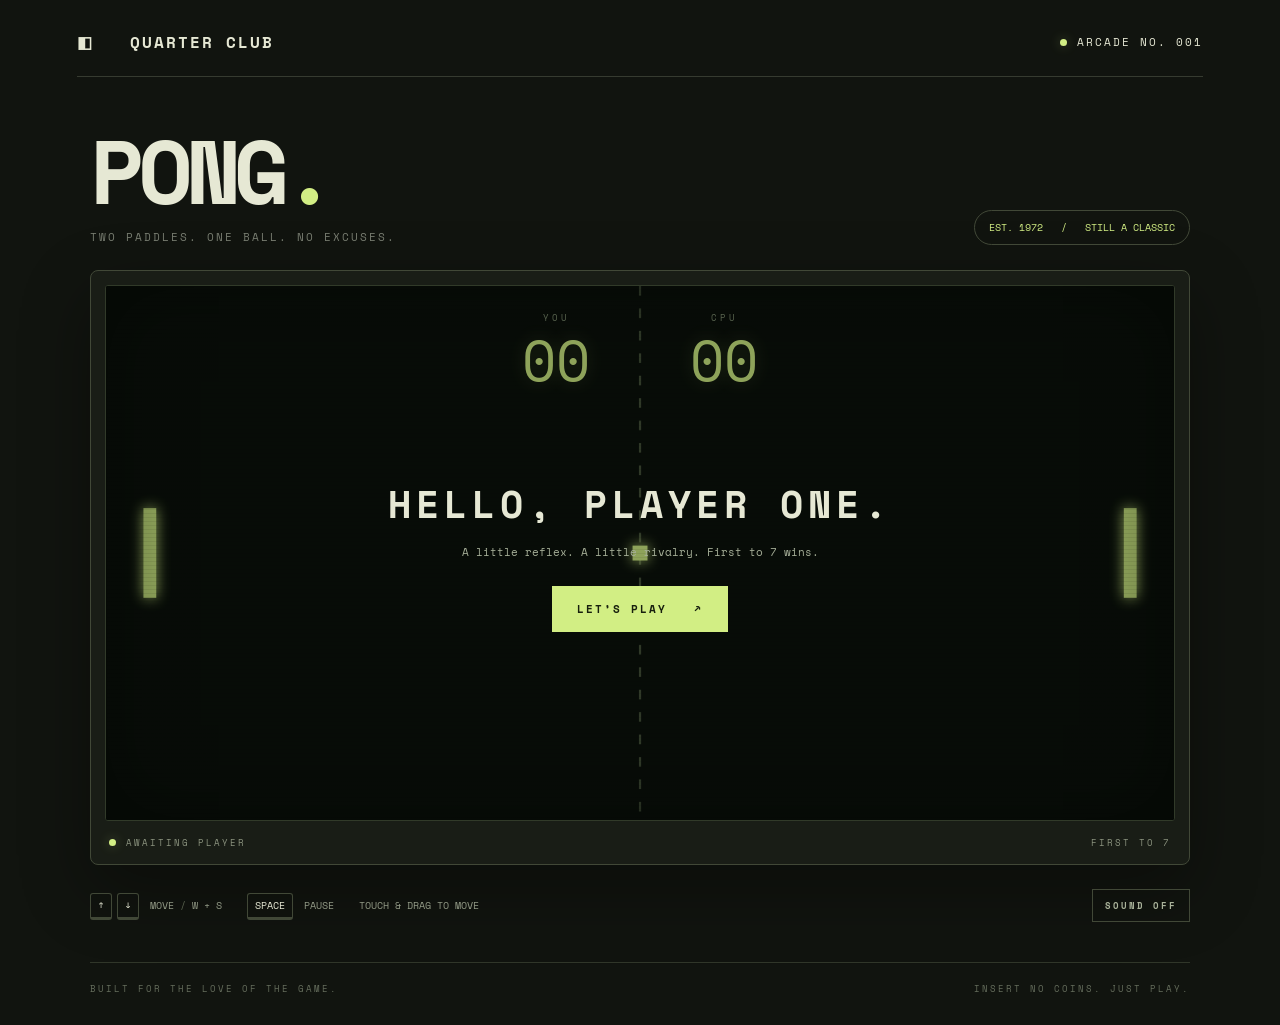
<file: pong.html>
<!doctype html>
<html lang="en">
<head>
<meta charset="utf-8"><meta name="viewport" content="width=device-width, initial-scale=1">
<title>PONG — The original rivalry</title>
<style>
@import url('https://fonts.googleapis.com/css2?family=Space+Mono:wght@400;700&display=swap');
:root{color-scheme:dark;--ink:#e6e8d4;--dim:#777c70;--lime:#d2ee84}*{box-sizing:border-box}body{margin:0;background:#11140f;color:var(--ink);font-family:'Space Mono',monospace;min-height:100vh;padding:30px 6vw}header{display:flex;justify-content:space-between;align-items:center;border-bottom:1px solid #363b30;padding-bottom:22px;font-size:11px;letter-spacing:2px}.brand{font-size:16px;font-weight:bold}.dot{display:inline-block;width:7px;height:7px;background:var(--lime);border-radius:50%;margin-right:10px;box-shadow:0 0 12px #d2ee8450}.hero{display:flex;justify-content:space-between;align-items:end;margin:48px auto 25px;max-width:1100px}h1{font-size:clamp(50px,8vw,90px);letter-spacing:-7px;line-height:1;margin:0 0 14px;font-weight:700}.subtitle{font-size:11px;color:var(--dim);letter-spacing:2px}.tag{font-size:10px;border:1px solid #414837;border-radius:20px;padding:9px 14px;color:var(--lime);white-space:nowrap}.machine{max-width:1100px;margin:auto;border:1px solid #414837;padding:14px;background:#191d16;border-radius:8px;box-shadow:0 25px 70px #0005}.screen{position:relative;background:#080c08;border:1px solid #313a29;overflow:hidden;border-radius:3px}.screen:after{content:'';position:absolute;inset:0;pointer-events:none;background:repeating-linear-gradient(transparent 0px,transparent 3px,#0002 4px);box-shadow:inset 0 0 80px #0008}.scoreboard{position:absolute;left:0;right:0;top:25px;display:flex;justify-content:center;gap:100px;z-index:1;text-align:center;pointer-events:none}.name{font-size:9px;color:#859276;letter-spacing:3px}.score{font-size:56px;color:var(--lime);line-height:1.3;text-shadow:0 0 18px #d2ee8433}canvas{display:block;width:100%;aspect-ratio:2/1;touch-action:none}.overlay{position:absolute;inset:0;display:flex;align-items:center;justify-content:center;flex-direction:column;z-index:2;background:#080c0855;text-align:center}.overlay h2{font-size:clamp(20px,4vw,38px);letter-spacing:5px;margin:0 0 12px}.overlay p{font-size:11px;color:#a6af98;margin:0 10px 26px}button{font-family:inherit;cursor:pointer;background:var(--lime);color:#18200e;border:1px solid var(--lime);padding:14px 24px;font-size:11px;font-weight:bold;letter-spacing:2px}button:hover{background:#e5ffa4}button:focus-visible{outline:2px solid white;outline-offset:4px}.machine-foot{display:flex;justify-content:space-between;padding:15px 4px 1px;font-size:9px;letter-spacing:2px;color:#8d9580}.controls{max-width:1100px;margin:24px auto;display:flex;align-items:center;justify-content:space-between;gap:20px;font-size:10px;color:#929a86}.keys{display:flex;gap:25px;align-items:center}kbd{border:1px solid #414837;border-bottom-width:3px;padding:4px 7px;color:var(--ink);font-family:inherit;margin-right:5px;border-radius:3px}.quiet{background:transparent;border-color:#414837;color:#aab39b;padding:9px 12px;font-size:9px}.quiet:hover{background:#282f20}footer{max-width:1100px;margin:40px auto 0;border-top:1px solid #303629;padding-top:19px;display:flex;justify-content:space-between;font-size:9px;letter-spacing:2px;color:#666e5d}.hidden{display:none!important}@media(max-width:650px){body{padding:22px 4vw}.hero{margin-top:35px}.hero .tag{display:none}.scoreboard{top:12px;gap:70px}.score{font-size:32px}.controls{align-items:start}.keys{flex-wrap:wrap;gap:15px}.machine{padding:7px}.overlay p{max-width:240px;line-height:1.8}.overlay h2{margin-bottom:6px}.overlay button{padding:10px 16px}header{font-size:8px}footer{letter-spacing:1px}.subtitle{font-size:9px}}
</style>
</head>
<body>
<header><span class="brand">◧ &nbsp; QUARTER CLUB</span><span><span class="dot"></span>ARCADE NO. 001</span></header>
<main>
<div class="hero"><div><h1>PONG<span style="color:var(--lime)">.</span></h1><div class="subtitle">TWO PADDLES. ONE BALL. NO EXCUSES.</div></div><span class="tag">EST. 1972 &nbsp; / &nbsp; STILL A CLASSIC</span></div>
<div class="machine"><div class="screen"><div class="scoreboard"><div><div class="name">YOU</div><div class="score" id="playerScore">00</div></div><div><div class="name">CPU</div><div class="score" id="cpuScore">00</div></div></div><canvas id="game" width="1000" height="500" aria-label="Pong playing field. Use W and S or arrow keys to move your paddle."></canvas><div class="overlay" id="overlay"><h2 id="heading">HELLO, PLAYER ONE.</h2><p id="message">A little reflex. A little rivalry. First to 7 wins.</p><button id="start">LET’S PLAY &nbsp; ↗</button></div></div><div class="machine-foot"><span><span class="dot"></span><span id="status">AWAITING PLAYER</span></span><span>FIRST TO 7</span></div></div>
<div class="controls"><div class="keys"><span><kbd>↑</kbd><kbd>↓</kbd> MOVE <span style="color:#59624f">/</span> W + S</span><span><kbd>SPACE</kbd> PAUSE</span><span>TOUCH & DRAG TO MOVE</span></div><button class="quiet" id="sound" aria-pressed="false">SOUND OFF</button></div>
</main><footer><span>BUILT FOR THE LOVE OF THE GAME.</span><span>INSERT NO COINS. JUST PLAY.</span></footer>
<script>
'use strict';
const canvas=document.querySelector('#game'),ctx=canvas.getContext('2d');
const overlay=document.querySelector('#overlay'),heading=document.querySelector('#heading'),message=document.querySelector('#message'),start=document.querySelector('#start'),statusText=document.querySelector('#status');
const W=1000,H=500,paddleH=84,paddleW=12;let playerY=208,cpuY=208,playerScore=0,cpuScore=0,ball,state='idle',last=0,serveTimer=0,sound=false,audio;const keys=new Set();
function beep(freq=440){if(!sound)return;try{audio??=new(window.AudioContext||window.webkitAudioContext)();audio.resume();const o=audio.createOscillator(),g=audio.createGain();o.type='square';o.frequency.value=freq;g.gain.setValueAtTime(.025,audio.currentTime);g.gain.exponentialRampToValueAtTime(.001,audio.currentTime+.08);o.connect(g);g.connect(audio.destination);o.start();o.stop(audio.currentTime+.08)}catch{}}
function serve(direction){ball={x:W/2,y:H/2,vx:direction*370,vy:(Math.random()-.5)*300};serveTimer=.8}
serve(1);
function scores(){document.querySelector('#playerScore').textContent=String(playerScore).padStart(2,'0');document.querySelector('#cpuScore').textContent=String(cpuScore).padStart(2,'0')}
function play(){if(state==='paused'){state='playing'}else{playerScore=cpuScore=0;playerY=cpuY=208;scores();serve(Math.random()<.5?-1:1);state='playing'}overlay.classList.add('hidden');statusText.textContent='GAME IN PROGRESS';canvas.focus();beep(600)}
function pause(){if(state==='playing'){state='paused';heading.textContent='TAKE A BREATHER.';message.textContent='Your rivalry will be right here.';start.textContent='RESUME GAME ↗';overlay.classList.remove('hidden');statusText.textContent='PAUSED'}else if(state==='paused')play()}
start.addEventListener('click',play);
document.querySelector('#sound').onclick=()=>{sound=!sound;document.querySelector('#sound').textContent=sound?'SOUND ON':'SOUND OFF';document.querySelector('#sound').setAttribute('aria-pressed',String(sound));beep()};
window.addEventListener('keydown',e=>{if(['ArrowUp','ArrowDown',' ','w','s','W','S'].includes(e.key)){if(e.target.tagName==='BUTTON'&&e.key===' ')return;e.preventDefault();keys.add(e.key.toLowerCase());if(e.key===' '){if(state==='idle'||state==='over')play();else pause()}}});window.addEventListener('keyup',e=>keys.delete(e.key.toLowerCase()));window.addEventListener('blur',()=>{keys.clear();if(state==='playing')pause()});
function pointer(e){if(state!=='playing')return;const r=canvas.getBoundingClientRect();playerY=Math.max(0,Math.min(H-paddleH,(e.clientY-r.top)*H/r.height-paddleH/2))}canvas.addEventListener('pointerdown',e=>{canvas.setPointerCapture(e.pointerId);pointer(e)});canvas.addEventListener('pointermove',e=>{if(e.buttons||e.pointerType==='touch')pointer(e)});
function point(cpu){cpu?cpuScore++:playerScore++;scores();beep(cpu?170:740);if(playerScore===7||cpuScore===7){state='over';heading.textContent=playerScore===7?'YOU’VE STILL GOT IT.':'THE HOUSE WINS.';message.textContent=`Final score: ${playerScore} — ${cpuScore}. Another round?`;start.textContent='PLAY AGAIN ↗';overlay.classList.remove('hidden');statusText.textContent='GAME OVER'}else serve(cpu?-1:1)}
function update(dt){if(state!=='playing')return;playerY+=((keys.has('s')||keys.has('arrowdown')?1:0)-(keys.has('w')||keys.has('arrowup')?1:0))*460*dt;playerY=Math.max(0,Math.min(H-paddleH,playerY));const target=ball.vx>0?ball.y:H/2;cpuY+=Math.max(-260*dt,Math.min(260*dt,target-(cpuY+paddleH/2)));cpuY=Math.max(0,Math.min(H-paddleH,cpuY));if(serveTimer>0){serveTimer-=dt;return}ball.x+=ball.vx*dt;ball.y+=ball.vy*dt;if(ball.y<7||ball.y>H-7){ball.y=Math.max(7,Math.min(H-7,ball.y));ball.vy*=-1;beep(300)}for(const [x,y,left]of [[35,playerY,true],[W-47,cpuY,false]]){if((left?ball.vx<0:ball.vx>0)&&ball.x+7>=x&&ball.x-7<=x+paddleW&&ball.y+7>=y&&ball.y-7<=y+paddleH){const angle=(ball.y-(y+paddleH/2))/(paddleH/2)*1.02;const speed=Math.min(740,Math.hypot(ball.vx,ball.vy)*1.06);ball.vx=(left?1:-1)*Math.cos(angle)*speed;ball.vy=Math.sin(angle)*speed;ball.x=left?x+paddleW+7:x-7;beep(480)}}if(ball.x<-15)point(true);else if(ball.x>W+15)point(false)}
function draw(){ctx.fillStyle='#080c08';ctx.fillRect(0,0,W,H);ctx.strokeStyle='#455039';ctx.lineWidth=2;ctx.setLineDash([9,12]);ctx.beginPath();ctx.moveTo(W/2,0);ctx.lineTo(W/2,H);ctx.stroke();ctx.setLineDash([]);ctx.fillStyle='#d2ee84';ctx.shadowColor='#d2ee84';ctx.shadowBlur=13;ctx.fillRect(35,playerY,paddleW,paddleH);ctx.fillRect(W-47,cpuY,paddleW,paddleH);ctx.fillRect(ball.x-7,ball.y-7,14,14);ctx.shadowBlur=0}
function frame(t){let dt=Math.min((t-last)/1000,.03);last=t;update(dt);draw();requestAnimationFrame(frame)}requestAnimationFrame(frame);
</script>
</body></html>
</file>
